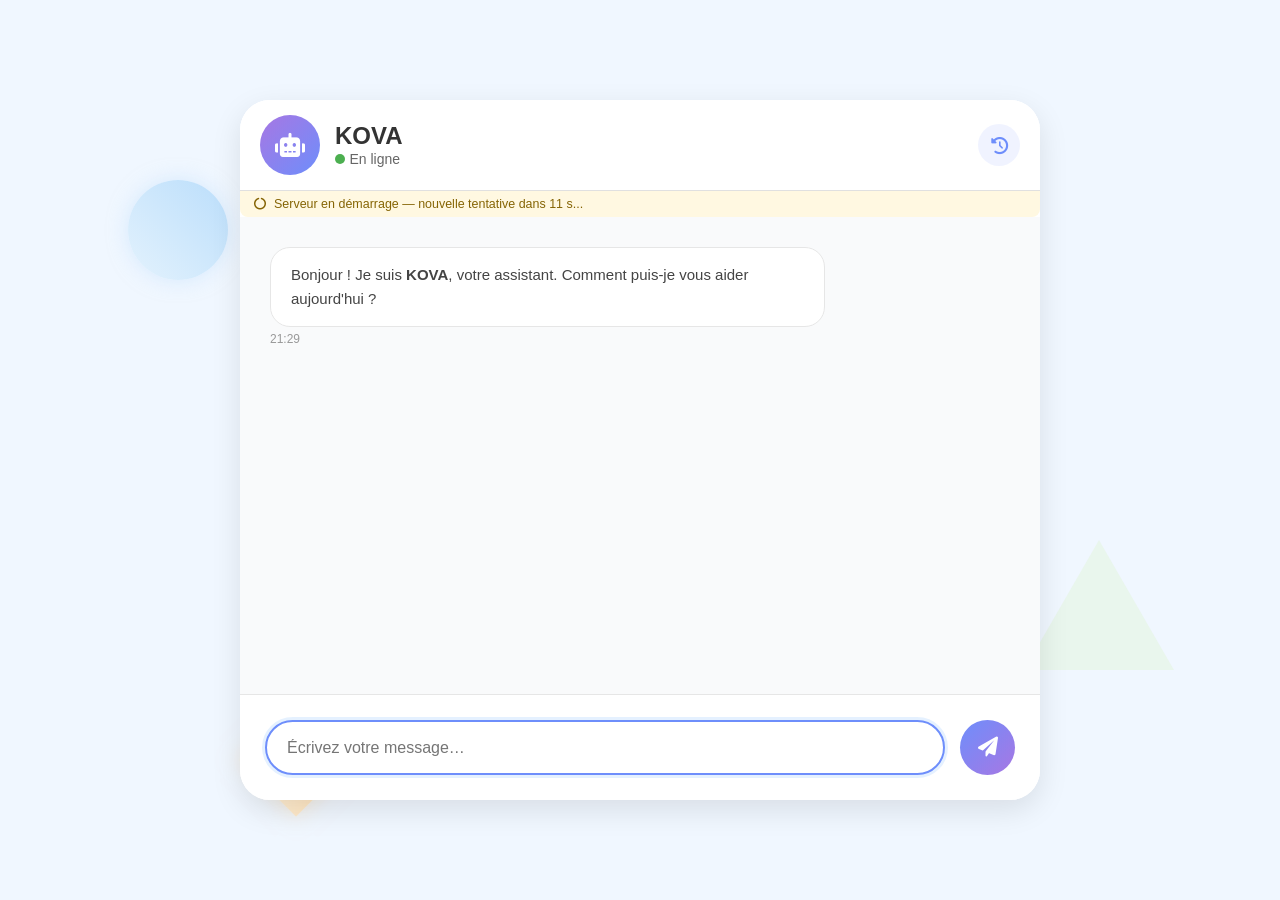
<file: frontend/index.html>
<!DOCTYPE html>
<html lang="fr">
<head>
    <meta charset="UTF-8">
    <meta name="viewport" content="width=device-width, initial-scale=1.0">
    <title>KOVA</title>
    <link rel="stylesheet" href="style.css">
    <!-- Font Awesome hébergé en self-hosted évite le warning "Tracking Prevention" -->
    <link rel="stylesheet" href="https://cdnjs.cloudflare.com/ajax/libs/font-awesome/6.0.0/css/all.min.css"
          crossorigin="anonymous" referrerpolicy="no-referrer">

    <style>
        /* ── Barre de statut serveur ── */
        .barre-statut {
            display: flex;
            align-items: center;
            gap: 8px;
            padding: 6px 14px;
            font-size: 0.78rem;
            font-weight: 500;
            border-radius: 0 0 8px 8px;
            transition: opacity .3s, max-height .3s;
            max-height: 40px;
            overflow: hidden;
        }
        .barre-statut--cachee  { max-height: 0; padding: 0; opacity: 0; pointer-events: none; }
        .barre-statut--attente { background: #fff8e1; color: #856404; }
        .barre-statut--succes  { background: #e8f5e9; color: #2e7d32; }
        .barre-statut--erreur  { background: #fdecea; color: #b71c1c; }
        .barre-statut i        { font-size: 0.75rem; }
    </style>
</head>
<body>

    <div class="formes-decoratives">
        <div class="forme"></div>
        <div class="forme"></div>
        <div class="forme"></div>
        <div class="forme"></div>
    </div>

    <div class="conteneur-chat">

        <div class="entete-chat">
            <div class="info-bot">
                <div class="avatar-bot">
                    <i class="fas fa-robot"></i>
                </div>
                <div class="statut-bot">
                    <h2>KOVA</h2>
                    <span class="point-statut"></span>
                    <span class="texte-statut">En ligne</span>
                </div>
            </div>
            <a href="history.html" class="btn-historique" title="Voir l'historique">
                <i class="fas fa-history"></i>
            </a>
        </div>

        <!-- Barre de statut serveur  -->
        <div id="barre-statut" class="barre-statut barre-statut--cachee">
            <i class="fas fa-circle-notch fa-spin"></i>
            <span id="texte-statut-serveur"></span>
        </div>

        <div id="messages-chat" class="messages-chat">
            <div class="message message-bot">
                <div class="contenu-message">
                    <p class="intro-p">Bonjour ! Je suis <strong>KOVA</strong>, votre assistant. Comment puis-je vous aider aujourd'hui ?</p>
                </div>
                <div class="heure-message" id="heure-accueil"></div>
            </div>
        </div>

        <div class="zone-saisie">
            <div class="conteneur-saisie">
                <input
                    type="text"
                    id="champ-utilisateur"
                    placeholder="Écrivez votre message…"
                    autocomplete="off"
                />
                <button id="bouton-envoyer" title="Envoyer">
                    <i class="fas fa-paper-plane"></i>
                </button>
            </div>
        </div>

    </div>

    <script src="script.js"></script>
    <script>
        document.getElementById("heure-accueil").textContent =
            new Date().getHours() + ":" + String(new Date().getMinutes()).padStart(2, "0");
    </script>

</body>
</html>
</file>
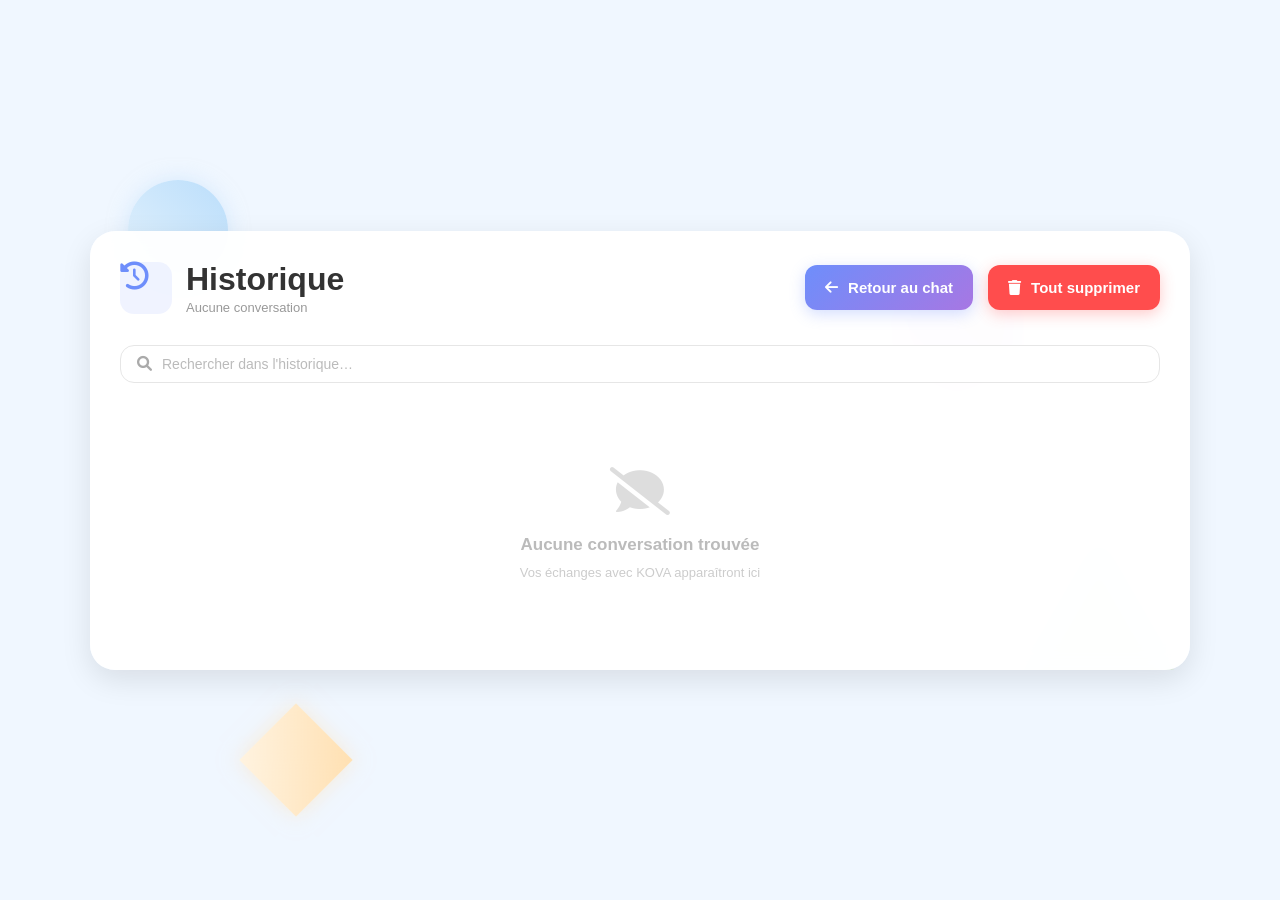
<file: frontend/history.html>
<!DOCTYPE html>
<html lang="fr">
<head>
    <meta charset="UTF-8">
    <meta name="viewport" content="width=device-width, initial-scale=1.0">
    <title>KOVA — Historique</title>
    <link rel="stylesheet" href="style.css">
    <link rel="stylesheet" href="https://cdnjs.cloudflare.com/ajax/libs/font-awesome/6.0.0/css/all.min.css">
</head>
<body>

    <div class="formes-decoratives">
        <div class="forme"></div>
        <div class="forme"></div>
        <div class="forme"></div>
        <div class="forme"></div>
    </div>

    <!-- Modal de détail -->
    <div id="modal-overlay" class="modal-overlay cachee">
        <div class="modal-carte">
            <div class="modal-entete">
                <h3 id="modal-question"></h3>
                <button id="modal-fermer" class="modal-fermer-btn" title="Fermer">
                    <i class="fas fa-times"></i>
                </button>
            </div>
            <div class="modal-corps">
                <div class="modal-label"><i class="fas fa-user"></i> Vous</div>
                <div id="modal-texte-question" class="modal-bulle modal-bulle-utilisateur"></div>
                <div class="modal-label"><i class="fas fa-robot"></i> KOVA</div>
                <div id="modal-texte-reponse" class="modal-bulle modal-bulle-bot"></div>
            </div>
            <div class="modal-pied">
                <span id="modal-date" class="modal-date-texte"></span>
            </div>
        </div>
    </div>

    <div class="container">

        <div class="header">
            <div class="header-gauche">
                <i class="fas fa-history header-icone"></i>
                <div>
                    <h1>Historique</h1>
                    <p id="compteur-conversations" class="sous-titre-header">Chargement…</p>
                </div>
            </div>
            <div class="actions">
                <a href="index.html" class="back-btn">
                    <i class="fas fa-arrow-left"></i>
                    Retour au chat
                </a>
                <button class="btn btn-danger" id="supprimerToutBtn">
                    <i class="fas fa-trash"></i>
                    Tout supprimer
                </button>
            </div>
        </div>

        <!-- Barre de recherche -->
        <div class="barre-recherche">
            <i class="fas fa-search icone-recherche"></i>
            <input type="text" id="champ-recherche" placeholder="Rechercher dans l'historique…" />
        </div>

        <!-- Liste -->
        <div id="listeConversations" class="chat-list"></div>

        <!-- État vide -->
        <div id="etat-vide" class="etat-vide cachee">
            <i class="fas fa-comment-slash etat-vide-icone"></i>
            <p>Aucune conversation trouvée</p>
            <span>Vos échanges avec KOVA apparaîtront ici</span>
        </div>

    </div>

    <script>
        const CLE_HISTORIQUE = "kova_historique";

        // --- Utilitaires ---

        function chargerHistorique() {
            return JSON.parse(localStorage.getItem(CLE_HISTORIQUE) || "[]");
        }

        function sauvegarderHistorique(data) {
            localStorage.setItem(CLE_HISTORIQUE, JSON.stringify(data));
        }

        function formaterDate(iso) {
            const d = new Date(iso);
            return d.toLocaleDateString("fr-FR", {
                day: "2-digit", month: "long", year: "numeric"
            }) + " à " + d.toLocaleTimeString("fr-FR", { hour: "2-digit", minute: "2-digit" });
        }

        function extraireTexte(texte) {
            return texte.replace(/\*\*(.+?)\*\*/g, "$1").replace(/\*(.+?)\*/g, "$1").trim();
        }

        function truncate(texte, max = 120) {
            const propre = extraireTexte(texte);
            return propre.length > max ? propre.slice(0, max) + "…" : propre;
        }

        // --- Rendu ---

        function mettreAJourCompteur(n) {
            const el = document.getElementById("compteur-conversations");
            el.textContent = n === 0 ? "Aucune conversation" : `${n} conversation${n > 1 ? "s" : ""}`;
        }

        function afficherListe(items) {
            const liste   = document.getElementById("listeConversations");
            const vide    = document.getElementById("etat-vide");
            liste.innerHTML = "";

            if (items.length === 0) {
                vide.classList.remove("cachee");
                return;
            }

            vide.classList.add("cachee");

            items.forEach((item, index) => {
                const historique = chargerHistorique();
                const vraiIndex  = historique.findIndex(h => h.date === item.date);

                const carte = document.createElement("div");
                carte.className = "conversation-card";
                carte.innerHTML = `
                    <div class="conversation-title">
                        <i class="fas fa-comment-dots titre-icone"></i>
                        ${truncate(item.question, 60)}
                    </div>
                    <div class="conversation-preview">${truncate(item.reponse)}</div>
                    <div class="conversation-footer">
                        <span class="conversation-date">
                            <i class="fas fa-clock"></i> ${formaterDate(item.date)}
                        </span>
                        <div class="conversation-actions">
                            <button class="action-btn view" title="Voir la conversation" data-index="${vraiIndex}">
                                <i class="fas fa-eye"></i>
                            </button>
                            <button class="action-btn delete" title="Supprimer" data-index="${vraiIndex}">
                                <i class="fas fa-trash"></i>
                            </button>
                        </div>
                    </div>
                `;

                carte.querySelector(".action-btn.view").addEventListener("click", () => {
                    ouvrirModal(item);
                });

                carte.querySelector(".action-btn.delete").addEventListener("click", () => {
                    supprimerUn(vraiIndex);
                });

                liste.appendChild(carte);
            });
        }

        function rendrePage() {
            const historique = chargerHistorique().reverse();
            mettreAJourCompteur(historique.length);
            afficherListe(historique);
        }

        // --- Suppression ---

        function supprimerUn(index) {
            const historique = chargerHistorique();
            historique.splice(index, 1);
            sauvegarderHistorique(historique);
            filtrer();
        }

        document.getElementById("supprimerToutBtn").addEventListener("click", () => {
            if (!chargerHistorique().length) return;
            if (confirm("Supprimer toutes les conversations ?")) {
                localStorage.removeItem(CLE_HISTORIQUE);
                rendrePage();
            }
        });

        // --- Recherche ---

        document.getElementById("champ-recherche").addEventListener("input", filtrer);

        function filtrer() {
            const q          = document.getElementById("champ-recherche").value.toLowerCase().trim();
            const historique = chargerHistorique().reverse();
            const resultats  = q
                ? historique.filter(h =>
                    h.question.toLowerCase().includes(q) ||
                    h.reponse.toLowerCase().includes(q))
                : historique;

            mettreAJourCompteur(historique.length);
            afficherListe(resultats);
        }

        // --- Modal ---

        function ouvrirModal(item) {
            document.getElementById("modal-question").textContent    = truncate(item.question, 70);
            document.getElementById("modal-texte-question").textContent = item.question;
            document.getElementById("modal-texte-reponse").textContent  = extraireTexte(item.reponse);
            document.getElementById("modal-date").textContent           = formaterDate(item.date);
            document.getElementById("modal-overlay").classList.remove("cachee");
            document.body.style.overflow = "hidden";
        }

        function fermerModal() {
            document.getElementById("modal-overlay").classList.add("cachee");
            document.body.style.overflow = "";
        }

        document.getElementById("modal-fermer").addEventListener("click", fermerModal);
        document.getElementById("modal-overlay").addEventListener("click", (e) => {
            if (e.target === e.currentTarget) fermerModal();
        });
        document.addEventListener("keydown", (e) => {
            if (e.key === "Escape") fermerModal();
        });

        // --- Init ---
        rendrePage();
    </script>

</body>
</html>
</file>
<file: frontend/style.css>
* {
    margin: 0;
    padding: 0;
    box-sizing: border-box;
    font-family: 'Segoe UI', Tahoma, Geneva, Verdana, sans-serif;
}

body {
    min-height: 100vh;
    display: flex;
    justify-content: center;
    align-items: center;
    background: #f0f7ff;
    position: relative;
    overflow: hidden;
}

.formes-decoratives {
    position: fixed;
    top: 0;
    left: 0;
    width: 100%;
    height: 100%;
    z-index: 0;
    pointer-events: none;
}

.forme {
    position: absolute;
    background: rgba(255, 255, 255, 0.8);
    animation: flotter 15s infinite;
    filter: blur(0.5px);
    transition: all 0.3s ease;
}

.forme:hover {
    transform: scale(1.2);
    filter: blur(0);
}

.forme:nth-child(1) {
    width: 100px;
    height: 100px;
    top: 20%;
    left: 10%;
    border-radius: 50%;
    background: linear-gradient(45deg, #e3f2fd, #bbdefb);
    box-shadow: 0 0 20px rgba(187, 222, 251, 0.5);
}

.forme:nth-child(2) {
    width: 0;
    height: 0;
    top: 60%;
    left: 80%;
    background: transparent;
    border-left: 75px solid transparent;
    border-right: 75px solid transparent;
    border-bottom: 130px solid rgba(232, 245, 233, 0.8);
    animation: triangleAnimation 20s infinite;
}

.forme:nth-child(3) {
    width: 80px;
    height: 80px;
    top: 80%;
    left: 20%;
    transform: rotate(45deg);
    background: linear-gradient(45deg, #fff3e0, #ffe0b2);
    box-shadow: 0 0 20px rgba(255, 224, 178, 0.5);
}

.forme:nth-child(4) {
    width: 120px;
    height: 120px;
    top: 30%;
    left: 70%;
    background: linear-gradient(45deg, #f3e5f5, #e1bee7);
    clip-path: polygon(50% 0%, 100% 25%, 100% 75%, 50% 100%, 0% 75%, 0% 25%);
    animation: flotter 15s infinite, pulse 3s infinite;
}

.conteneur-chat {
    width: 100%;
    max-width: 800px;
    height: 700px;
    background: rgba(255, 255, 255, 0.95);
    border-radius: 30px;
    display: flex;
    flex-direction: column;
    overflow: hidden;
    position: relative;
    z-index: 1;
    backdrop-filter: blur(10px);
    box-shadow: 0 10px 30px rgba(0, 0, 0, 0.1);
}

.conteneur-chat:hover {
    transform: translateY(-5px);
    transition: 0.3s;
}

.entete-chat {
    background: white;
    padding: 15px 20px;
    border-bottom: 1px solid #e0e0e0;
    display: flex;
    justify-content: space-between;
    align-items: center;
}

.info-bot {
    display: flex;
    align-items: center;
    gap: 15px;
}

.avatar-bot {
    width: 60px;
    height: 60px;
    border-radius: 50%;
    background: linear-gradient(135deg, #a777e3, #6e8efb);
    display: flex;
    justify-content: center;
    align-items: center;
    color: white;
    font-size: 24px;
    animation: pulse 2s infinite;
}

.statut-bot h2 {
    font-size: 24px;
    color: #333;
}

.point-statut {
    width: 10px;
    height: 10px;
    background: #4caf50;
    border-radius: 50%;
    display: inline-block;
    animation: clignoter 2s infinite;
}

.texte-statut {
    color: #666;
    font-size: 14px;
}

.messages-chat {
    flex: 1;
    padding: 30px;
    overflow-y: auto;
    background: rgba(248, 249, 250, 0.8);
}

.message {
    display: flex;
    flex-direction: column;
    margin-bottom: 25px;
    animation: apparition 0.3s ease;
}

.contenu-message {
    max-width: 75%;
    padding: 15px 20px;
    border-radius: 20px;
    font-size: 15px;
    line-height: 1.6;
}

.message-bot {
    align-items: flex-start;
}

.message-bot .contenu-message {
    background: white;
    border: 1px solid #e6e6e6;
    color: #333;
}

.message-utilisateur {
    align-items: flex-end;
}

.message-utilisateur .contenu-message {
    background: linear-gradient(135deg, #a777e3, #6e8efb);
    color: white;
}

.message-utilisateur .contenu-message p {
    color: white;
}

.heure-message {
    font-size: 12px;
    color: #999;
    margin-top: 5px;
}

/* Paragraphes dans les messages bot */

.message-bot .contenu-message .intro-p {
    font-size: 15px;
    color: #444;
    margin-bottom: 10px;
}

.message-bot .contenu-message p {
    font-size: 14px;
    color: #555;
    margin: 0 0 6px;
    line-height: 1.6;
}

.message-bot .contenu-message p:last-child {
    margin-bottom: 0;
}

/* Blocs service */

.bloc-service {
    background: rgba(110, 142, 251, 0.05);
    border-left: 3px solid #6e8efb;
    border-radius: 0 12px 12px 0;
    padding: 12px 15px;
    margin: 10px 0;
}

.titre-bloc {
    font-size: 14px;
    font-weight: 600;
    color: #5c7ef7;
    margin-bottom: 8px;
    display: flex;
    align-items: center;
    gap: 7px;
}

.titre-bloc i {
    font-size: 13px;
    opacity: 0.9;
}

/* Citation source */

.citation-source {
    display: inline-flex;
    align-items: center;
    gap: 5px;
    font-size: 11px;
    color: #999;
    background: white;
    border: 1px solid #e6e6e6;
    border-radius: 20px;
    padding: 3px 10px;
    margin-top: 8px;
}

.citation-source i {
    font-size: 11px;
    color: #6e8efb;
}

/* Zone de saisie */

.zone-saisie {
    padding: 25px;
    background: rgba(255, 255, 255, 0.9);
    border-top: 1px solid #e6e6e6;
}

.conteneur-saisie {
    display: flex;
    gap: 15px;
}

#champ-utilisateur {
    flex: 1;
    padding: 15px 20px;
    border-radius: 30px;
    border: 2px solid #e6e6e6;
    outline: none;
    font-size: 16px;
    transition: 0.3s;
}

#champ-utilisateur:focus {
    border-color: #6e8efb;
    box-shadow: 0 0 0 3px rgba(0, 123, 255, 0.1);
}

#bouton-envoyer {
    width: 55px;
    height: 55px;
    border: none;
    border-radius: 50%;
    background: linear-gradient(135deg, #6e8efb, #a777e3);
    color: white;
    font-size: 20px;
    cursor: pointer;
    transition: 0.3s;
}

#bouton-envoyer:hover {
    transform: scale(1.1);
}

/* Sources */

.sources-message {
    margin-top: 8px;
    max-width: 75%;
}

.toggle-sources {
    display: inline-flex;
    align-items: center;
    gap: 7px;
    font-size: 12px;
    font-weight: 500;
    color: #6e8efb;
    background: rgba(110, 142, 251, 0.08);
    border: 1px solid rgba(110, 142, 251, 0.25);
    border-radius: 20px;
    padding: 6px 14px;
    cursor: pointer;
    transition: all 0.2s;
}

.toggle-sources:hover {
    background: rgba(110, 142, 251, 0.16);
}

.toggle-sources i {
    font-size: 13px;
}

.liste-sources {
    list-style: none;
    margin-top: 8px;
    display: flex;
    flex-direction: column;
    gap: 6px;
}

.liste-sources.cachee {
    display: none;
}

.liste-sources li {
    display: flex;
    align-items: center;
    gap: 8px;
    font-size: 13px;
    background: white;
    border: 1px solid #e6e6e6;
    border-radius: 10px;
    padding: 8px 12px;
    color: #444;
}

.source-icone {
    color: #e53935;
    font-size: 13px;
    flex-shrink: 0;
}

.source-nom {
    flex: 1;
    font-size: 12px;
    color: #555;
    white-space: nowrap;
    overflow: hidden;
    text-overflow: ellipsis;
}

.score-badge {
    font-size: 11px;
    font-weight: 600;
    padding: 2px 9px;
    border-radius: 10px;
    white-space: nowrap;
    flex-shrink: 0;
}

.score-vert  { color: #2e7d32; background: rgba(76, 175, 80, 0.12); }
.score-jaune { color: #e65100; background: rgba(255, 152, 0, 0.12); }
.score-rouge { color: #c62828; background: rgba(244, 67, 54, 0.12); }

/* Scrollbar */

.messages-chat::-webkit-scrollbar {
    width: 8px;
}

.messages-chat::-webkit-scrollbar-thumb {
    background: rgba(136, 136, 136, 0.5);
    border-radius: 4px;
}

/* Typing indicator */

.typing {
    display: flex;
    align-items: center;
    gap: 5px;
    padding: 14px 20px;
}

.typing span {
    width: 8px;
    height: 8px;
    background: #b0b0b0;
    border-radius: 50%;
    animation: typing-bounce 1.2s infinite;
}

.typing span:nth-child(2) { animation-delay: 0.2s; }
.typing span:nth-child(3) { animation-delay: 0.4s; }

/* Animations */

@keyframes flotter {
    0%   { transform: translate(0, 0) rotate(0deg); }
    50%  { transform: translate(20px, -40px) rotate(180deg); }
    100% { transform: translate(0, 0) rotate(360deg); }
}

@keyframes triangleAnimation {
    0%   { transform: rotate(0deg); }
    100% { transform: rotate(360deg); }
}

@keyframes pulse {
    0%   { transform: scale(1); }
    50%  { transform: scale(1.05); }
    100% { transform: scale(1); }
}

@keyframes clignoter {
    0%   { opacity: 1; }
    50%  { opacity: 0.5; }
    100% { opacity: 1; }
}

@keyframes apparition {
    from { opacity: 0; transform: translateY(20px); }
    to   { opacity: 1; transform: translateY(0); }
}

@keyframes typing-bounce {
    0%, 60%, 100% { transform: translateY(0); }
    30%            { transform: translateY(-6px); }
}

/* Responsive */

@media (max-width: 768px) {
    .conteneur-chat {
        height: 100vh;
        border-radius: 0;
    }
    .contenu-message {
        max-width: 90%;
    }
    .sources-message {
        max-width: 90%;
    }
}

/* Page historique */

.container {
    width: 95%;
    max-width: 1100px;
    background: rgba(255, 255, 255, 0.95);
    border-radius: 25px;
    padding: 30px;
    position: relative;
    z-index: 1;
    backdrop-filter: blur(10px);
    box-shadow: 0 10px 30px rgba(0, 0, 0, 0.1);
    animation: apparition 0.4s ease;
}

.header {
    display: flex;
    justify-content: space-between;
    align-items: center;
    margin-bottom: 30px;
    gap: 20px;
    flex-wrap: wrap;
}

.header h1 {
    font-size: 32px;
    color: #333;
    font-weight: 700;
}

.actions {
    display: flex;
    gap: 15px;
    flex-wrap: wrap;
}

.back-btn,
.btn {
    padding: 14px 20px;
    border-radius: 12px;
    text-decoration: none;
    border: none;
    cursor: pointer;
    display: flex;
    align-items: center;
    gap: 10px;
    font-size: 15px;
    font-weight: 600;
    transition: all 0.3s ease;
}

.back-btn {
    background: linear-gradient(135deg, #6e8efb, #a777e3);
    color: white;
    box-shadow: 0 4px 15px rgba(110, 142, 251, 0.3);
}

.back-btn:hover {
    transform: translateY(-2px);
}

.btn-danger {
    background: #ff4d4d;
    color: white;
    box-shadow: 0 4px 15px rgba(255, 77, 77, 0.3);
}

.btn-danger:hover {
    background: #e53935;
    transform: translateY(-2px);
}

.chat-list {
    display: flex;
    flex-direction: column;
    gap: 20px;
}

.conversation-card {
    background: white;
    border-radius: 18px;
    padding: 20px;
    border: 1px solid #e6e6e6;
    transition: all 0.3s ease;
    box-shadow: 0 4px 10px rgba(0, 0, 0, 0.04);
}

.conversation-card:hover {
    transform: translateY(-3px);
    box-shadow: 0 8px 20px rgba(0, 0, 0, 0.08);
}

.conversation-title {
    font-size: 18px;
    font-weight: 600;
    color: #333;
    margin-bottom: 10px;
}

.conversation-preview {
    color: #666;
    line-height: 1.5;
    margin-bottom: 15px;
}

.conversation-footer {
    display: flex;
    justify-content: space-between;
    align-items: center;
    flex-wrap: wrap;
    gap: 10px;
}

.conversation-date {
    font-size: 14px;
    color: #999;
}

.conversation-actions {
    display: flex;
    gap: 10px;
}

.action-btn {
    width: 40px;
    height: 40px;
    border: none;
    border-radius: 10px;
    cursor: pointer;
    display: flex;
    justify-content: center;
    align-items: center;
    transition: all 0.3s ease;
    font-size: 15px;
}

.action-btn.view {
    background: rgba(110, 142, 251, 0.12);
    color: #6e8efb;
}

.action-btn.delete {
    background: rgba(255, 77, 77, 0.12);
    color: #ff4d4d;
}

.action-btn:hover {
    transform: scale(1.08);
}

@media (max-width: 768px) {
    .container {
        width: 100%;
        min-height: 100vh;
        border-radius: 0;
        padding: 20px;
    }
    .header {
        flex-direction: column;
        align-items: flex-start;
    }
    .header h1 {
        font-size: 22px;
    }
    .actions {
        width: 100%;
    }
    .back-btn,
    .btn {
        flex: 1;
        justify-content: center;
    }
    .conversation-footer {
        flex-direction: column;
        align-items: flex-start;
    }
}

/* Bouton historique dans l'entête chat */

.btn-historique {
    width: 42px;
    height: 42px;
    border-radius: 50%;
    display: flex;
    justify-content: center;
    align-items: center;
    background: rgba(110, 142, 251, 0.1);
    color: #6e8efb;
    font-size: 17px;
    text-decoration: none;
    transition: all 0.2s;
}

.btn-historique:hover {
    background: rgba(110, 142, 251, 0.2);
    transform: scale(1.08);
}

/* Header history */

body.page-historique {
    align-items: flex-start;
    padding: 30px 15px;
}

.header-gauche {
    display: flex;
    align-items: center;
    gap: 14px;
}

.header-icone {
    font-size: 28px;
    color: #6e8efb;
    background: rgba(110, 142, 251, 0.1);
    width: 52px;
    height: 52px;
    border-radius: 14px;
    display: flex;
    justify-content: center;
    align-items: center;
    flex-shrink: 0;
}

.sous-titre-header {
    font-size: 13px;
    color: #999;
    margin-top: 2px;
}

/* Barre de recherche */

.barre-recherche {
    display: flex;
    align-items: center;
    gap: 10px;
    background: white;
    border: 1.5px solid #e6e6e6;
    border-radius: 14px;
    padding: 10px 16px;
    margin-bottom: 24px;
    transition: border-color 0.2s;
}

.barre-recherche:focus-within {
    border-color: #6e8efb;
    box-shadow: 0 0 0 3px rgba(110, 142, 251, 0.1);
}

.icone-recherche {
    color: #aaa;
    font-size: 15px;
    flex-shrink: 0;
}

.barre-recherche input {
    flex: 1;
    border: none;
    outline: none;
    font-size: 14px;
    color: #333;
    background: transparent;
}

.barre-recherche input::placeholder {
    color: #bbb;
}

/* Cartes conversation — améliorées */

.conversation-card {
    background: white;
    border-radius: 16px;
    padding: 18px 20px;
    border: 1px solid #efefef;
    transition: all 0.25s ease;
    box-shadow: 0 2px 8px rgba(0, 0, 0, 0.04);
}

.conversation-card:hover {
    transform: translateY(-3px);
    box-shadow: 0 8px 24px rgba(110, 142, 251, 0.12);
    border-color: rgba(110, 142, 251, 0.3);
}

.conversation-title {
    font-size: 15px;
    font-weight: 600;
    color: #333;
    margin-bottom: 8px;
    display: flex;
    align-items: center;
    gap: 8px;
}

.titre-icone {
    color: #6e8efb;
    font-size: 14px;
    flex-shrink: 0;
}

.conversation-preview {
    color: #777;
    font-size: 13px;
    line-height: 1.55;
    margin-bottom: 14px;
    border-left: 3px solid #f0f0f0;
    padding-left: 10px;
}

.conversation-footer {
    display: flex;
    justify-content: space-between;
    align-items: center;
    flex-wrap: wrap;
    gap: 10px;
}

.conversation-date {
    font-size: 12px;
    color: #bbb;
    display: flex;
    align-items: center;
    gap: 5px;
}

.conversation-date i {
    font-size: 11px;
}

.action-btn.view {
    background: rgba(110, 142, 251, 0.1);
    color: #6e8efb;
}

.action-btn.delete {
    background: rgba(255, 77, 77, 0.1);
    color: #ff4d4d;
}

.action-btn:hover {
    transform: scale(1.1);
}

/* État vide */

.etat-vide {
    display: flex;
    flex-direction: column;
    align-items: center;
    justify-content: center;
    padding: 60px 20px;
    text-align: center;
    gap: 10px;
}

.etat-vide.cachee {
    display: none;
}

.etat-vide-icone {
    font-size: 48px;
    color: #ddd;
    margin-bottom: 10px;
}

.etat-vide p {
    font-size: 17px;
    font-weight: 600;
    color: #bbb;
}

.etat-vide span {
    font-size: 13px;
    color: #ccc;
}

/* Modal */

.modal-overlay {
    position: fixed;
    inset: 0;
    background: rgba(0, 0, 0, 0.4);
    z-index: 100;
    display: flex;
    justify-content: center;
    align-items: center;
    padding: 20px;
    backdrop-filter: blur(4px);
    animation: apparition 0.2s ease;
}

.modal-overlay.cachee {
    display: none;
}

.modal-carte {
    background: white;
    border-radius: 24px;
    width: 100%;
    max-width: 600px;
    max-height: 80vh;
    display: flex;
    flex-direction: column;
    overflow: hidden;
    box-shadow: 0 20px 60px rgba(0, 0, 0, 0.15);
    animation: apparition 0.25s ease;
}

.modal-entete {
    display: flex;
    justify-content: space-between;
    align-items: center;
    padding: 18px 22px;
    border-bottom: 1px solid #f0f0f0;
    gap: 12px;
}

.modal-entete h3 {
    font-size: 15px;
    font-weight: 600;
    color: #333;
    flex: 1;
}

.modal-fermer-btn {
    width: 34px;
    height: 34px;
    border: none;
    border-radius: 50%;
    background: #f5f5f5;
    color: #888;
    font-size: 14px;
    cursor: pointer;
    display: flex;
    justify-content: center;
    align-items: center;
    transition: all 0.2s;
    flex-shrink: 0;
}

.modal-fermer-btn:hover {
    background: #ffe0e0;
    color: #e53935;
}

.modal-corps {
    flex: 1;
    overflow-y: auto;
    padding: 20px 22px;
    display: flex;
    flex-direction: column;
    gap: 10px;
}

.modal-label {
    font-size: 12px;
    font-weight: 600;
    color: #aaa;
    display: flex;
    align-items: center;
    gap: 6px;
    text-transform: uppercase;
    letter-spacing: 0.5px;
}

.modal-label i {
    font-size: 12px;
}

.modal-bulle {
    padding: 12px 16px;
    border-radius: 14px;
    font-size: 14px;
    line-height: 1.6;
    white-space: pre-wrap;
}

.modal-bulle-utilisateur {
    background: linear-gradient(135deg, #a777e3, #6e8efb);
    color: white;
    border-radius: 4px 14px 14px 14px;
}

.modal-bulle-bot {
    background: #f7f8fc;
    color: #444;
    border: 1px solid #efefef;
    border-radius: 14px 4px 14px 14px;
}

.modal-pied {
    padding: 12px 22px;
    border-top: 1px solid #f0f0f0;
}

.modal-date-texte {
    font-size: 12px;
    color: #bbb;
    display: flex;
    align-items: center;
    gap: 5px;
}
</file>
